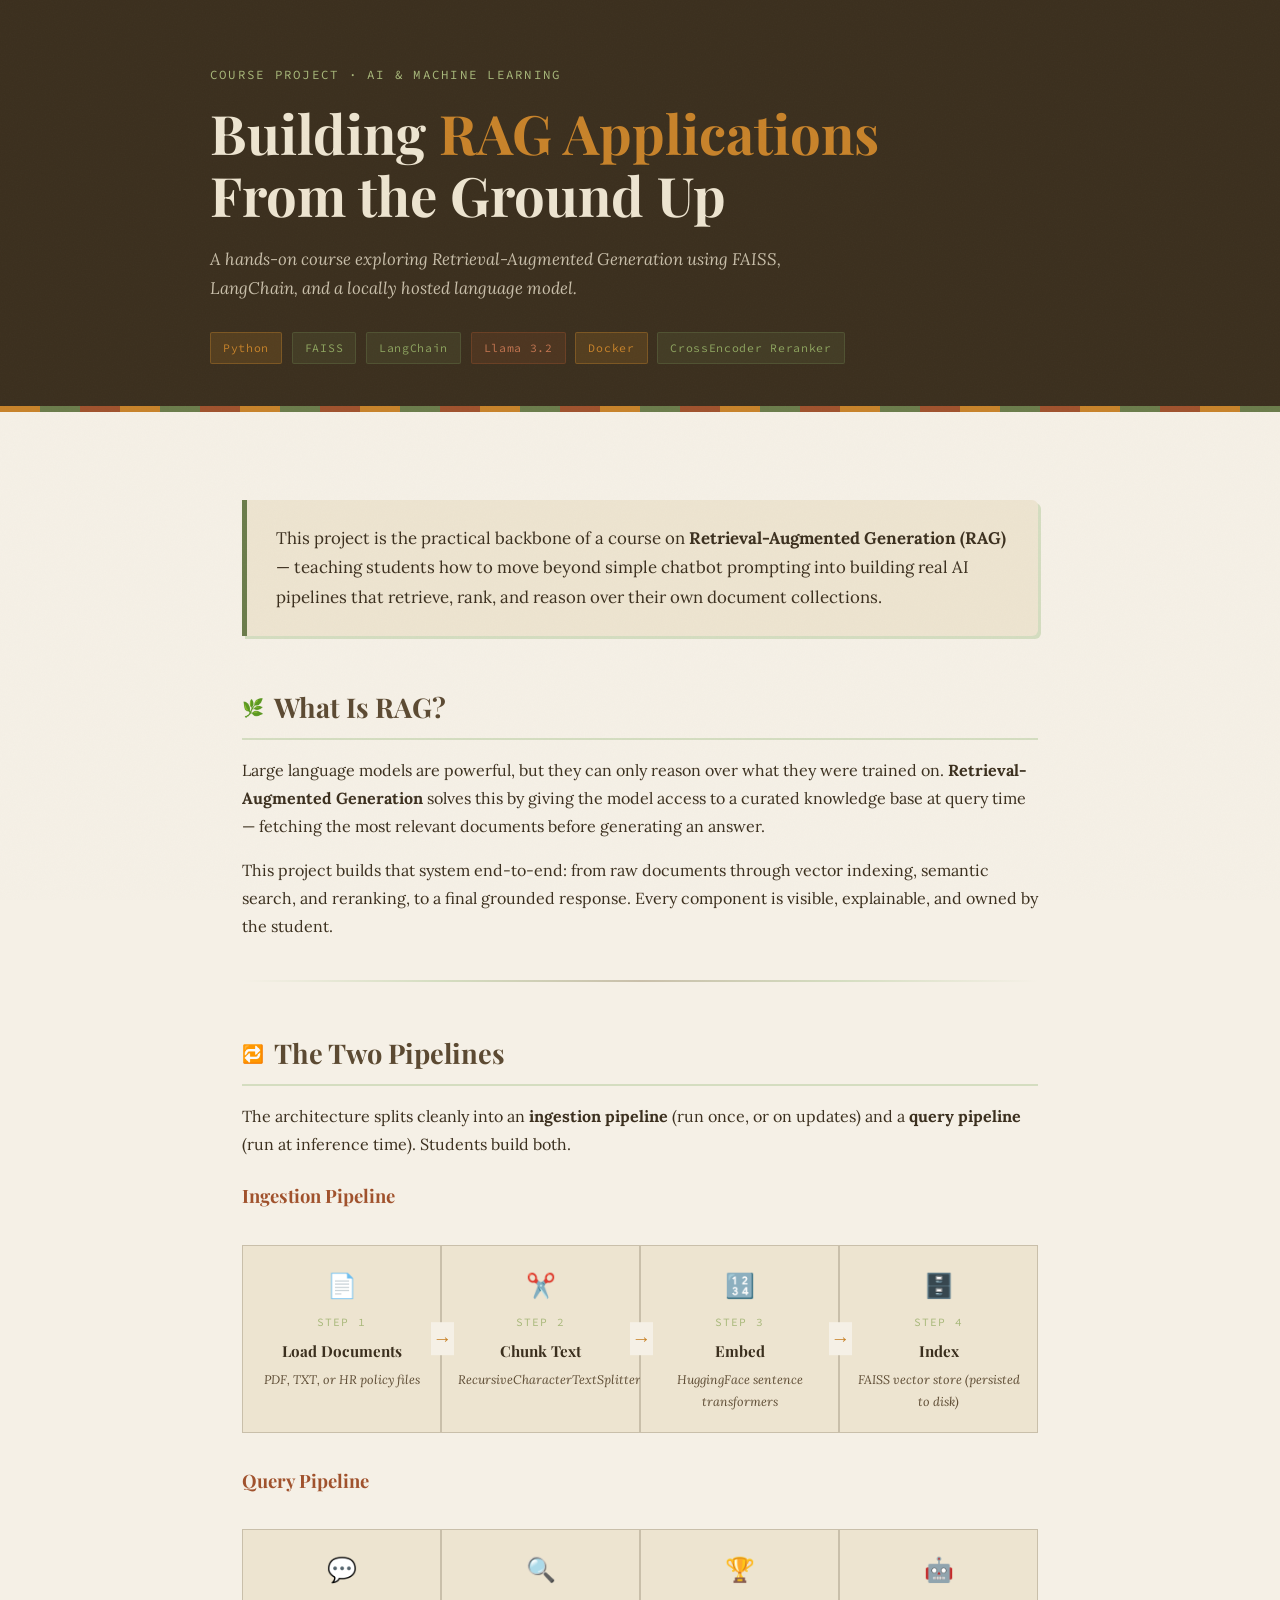
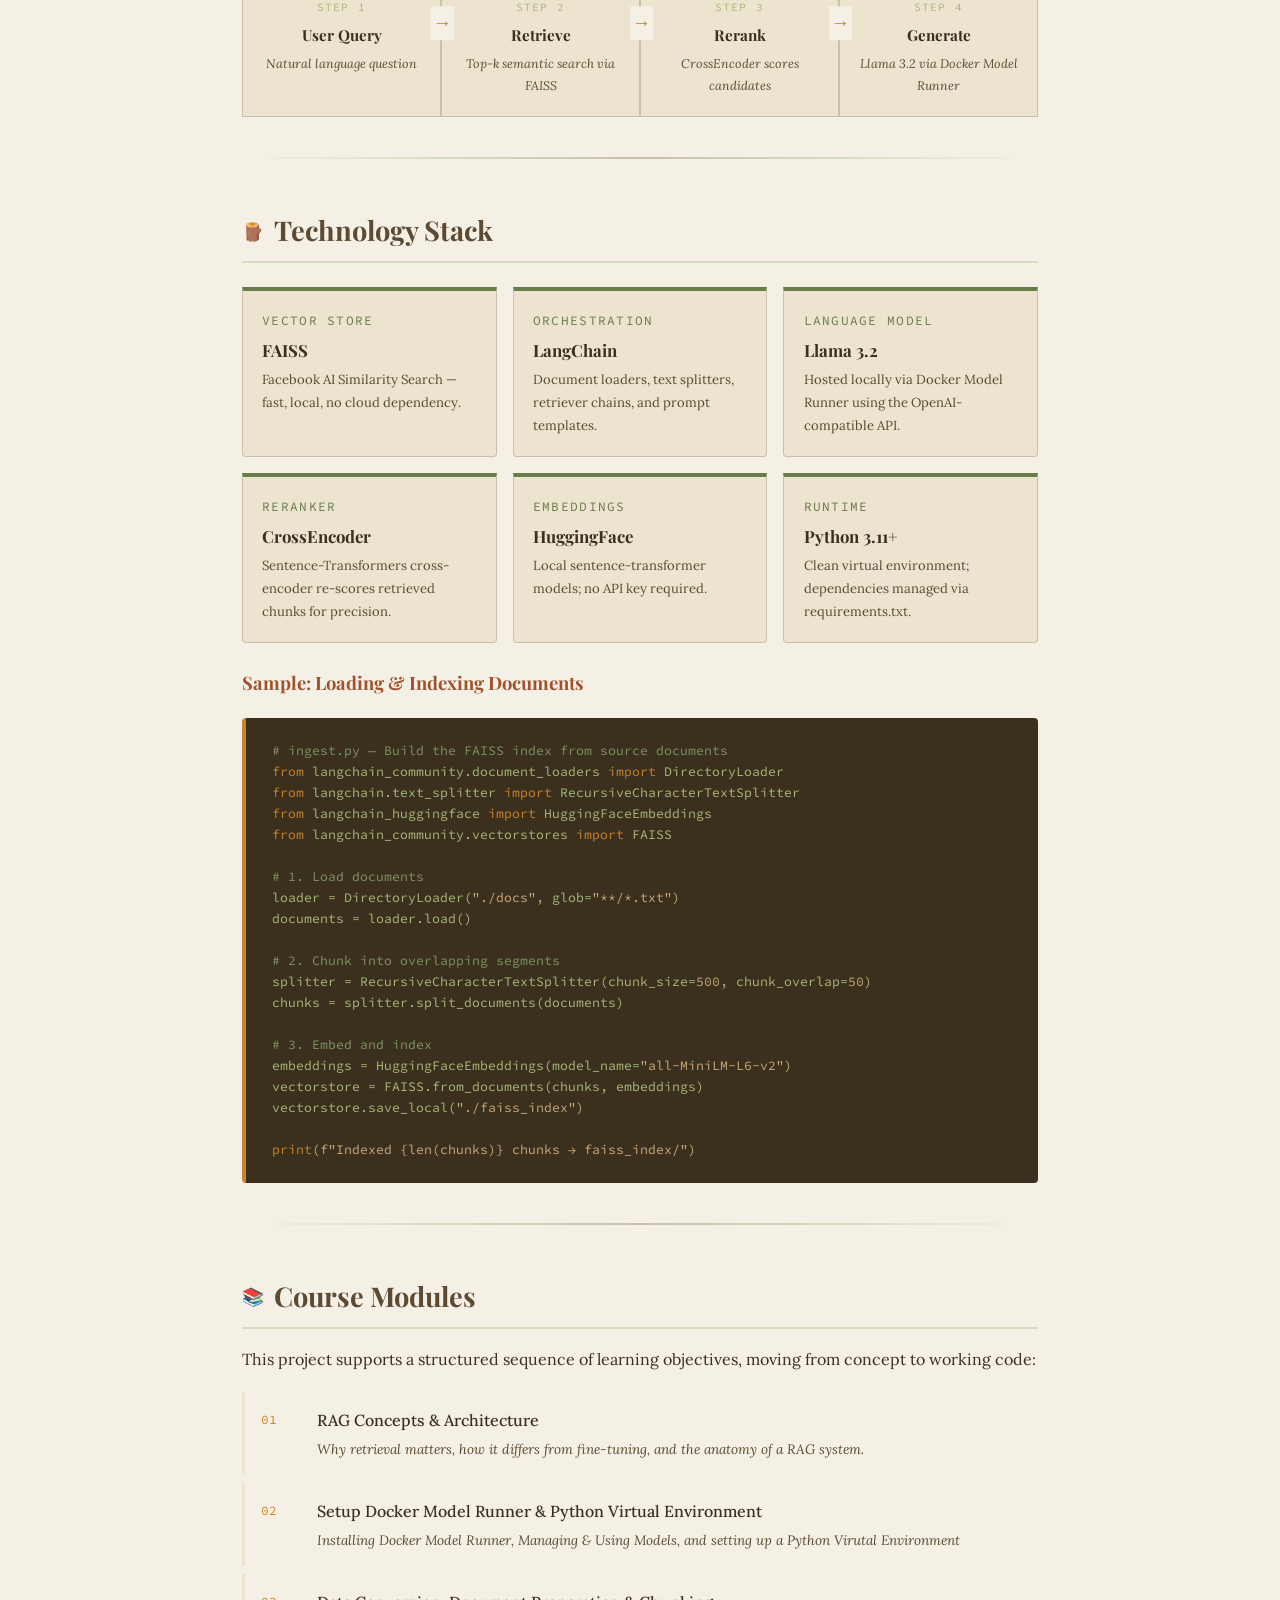
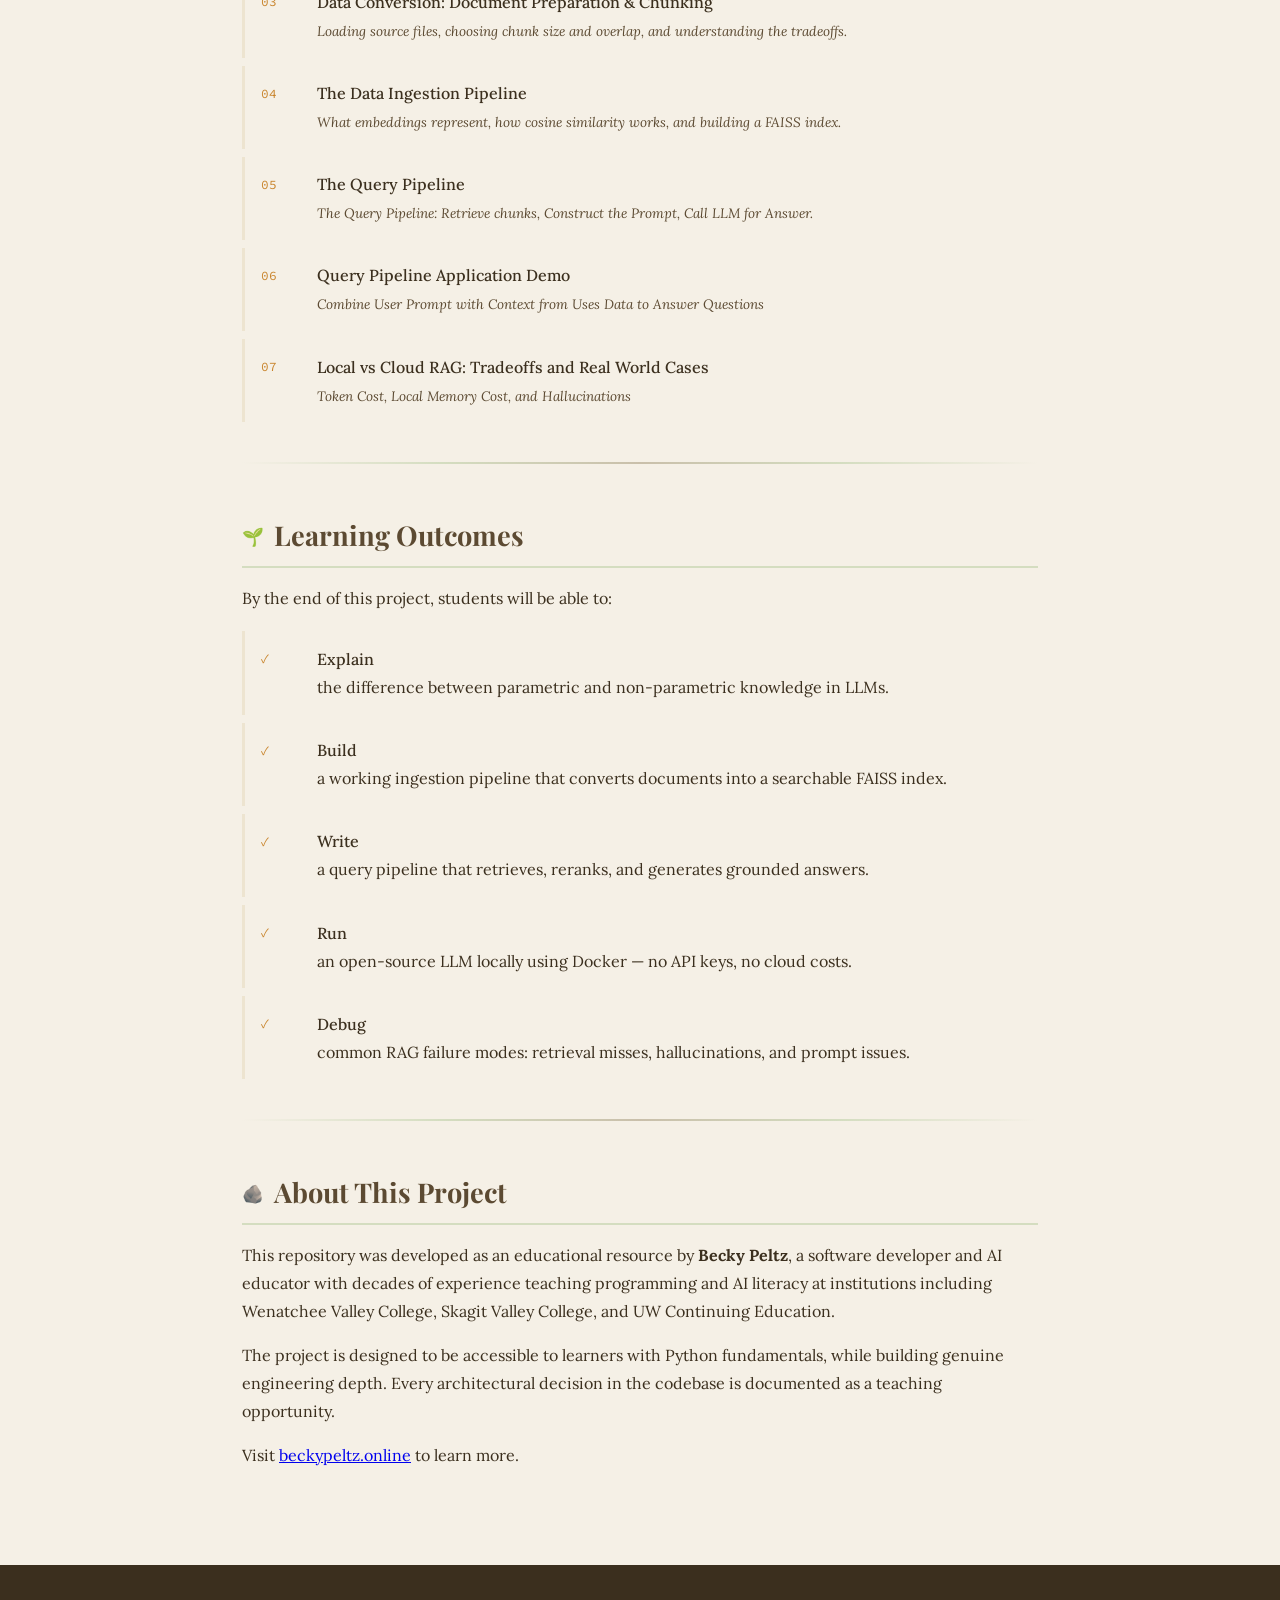
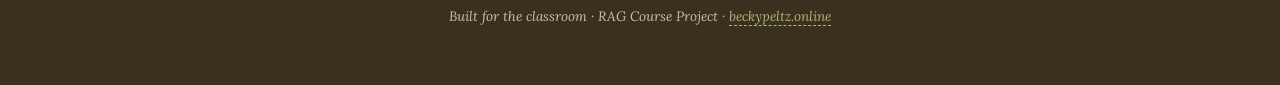
<file: index.html>
<!DOCTYPE html>
<html lang="en">

<head>
  <meta charset="UTF-8" />
  <meta name="viewport" content="width=device-width, initial-scale=1.0" />
  <title>Building RAG Applications — A Course Project</title>
  <link rel="preconnect" href="https://fonts.googleapis.com">
  <link
    href="https://fonts.googleapis.com/css2?family=Playfair+Display:wght@400;700&family=Source+Code+Pro:wght@400;600&family=Lora:ital,wght@0,400;0,500;1,400&display=swap"
    rel="stylesheet">
  <style>
    :root {
      --bark: #3b2f1e;
      --soil: #5c4a32;
      --moss: #6b7c4b;
      --fern: #8fa660;
      --sage: #a8b87a;
      --cream: #f5f0e6;
      --parchment: #ede4d0;
      --stone: #c9bfaa;
      --rust: #a0522d;
      --amber: #c8832a;
      --light-moss: #d4ddc0;
    }

    *,
    *::before,
    *::after {
      box-sizing: border-box;
      margin: 0;
      padding: 0;
    }

    body {
      background-color: var(--cream);
      color: var(--bark);
      font-family: 'Lora', Georgia, serif;
      line-height: 1.75;
      overflow-x: hidden;
    }

    /* ── Grain overlay ── */
    body::before {
      content: '';
      position: fixed;
      inset: 0;
      background-image: url("data:image/svg+xml,%3Csvg xmlns='http://www.w3.org/2000/svg' width='300' height='300'%3E%3Cfilter id='n'%3E%3CfeTurbulence type='fractalNoise' baseFrequency='0.75' numOctaves='4' stitchTiles='stitch'/%3E%3C/filter%3E%3Crect width='300' height='300' filter='url(%23n)' opacity='0.06'/%3E%3C/svg%3E");
      pointer-events: none;
      z-index: 999;
      opacity: 0.4;
    }

    /* ── Header ── */
    header {
      background: var(--bark);
      color: var(--cream);
      padding: 4rem 2rem 3rem;
      position: relative;
      overflow: hidden;
    }

    header::after {
      content: '';
      position: absolute;
      bottom: 0;
      left: 0;
      right: 0;
      height: 6px;
      background: repeating-linear-gradient(90deg, var(--amber) 0, var(--amber) 40px, var(--moss) 40px, var(--moss) 80px, var(--rust) 80px, var(--rust) 120px);
    }

    .header-inner {
      max-width: 860px;
      margin: 0 auto;
    }

    .eyebrow {
      font-family: 'Source Code Pro', monospace;
      font-size: 0.78rem;
      letter-spacing: 0.18em;
      text-transform: uppercase;
      color: var(--sage);
      margin-bottom: 1rem;
      opacity: 0;
      animation: fadeUp 0.6s ease forwards 0.1s;
    }

    h1 {
      font-family: 'Playfair Display', Georgia, serif;
      font-size: clamp(2rem, 5vw, 3.4rem);
      font-weight: 700;
      line-height: 1.15;
      color: var(--parchment);
      opacity: 0;
      animation: fadeUp 0.6s ease forwards 0.25s;
    }

    h1 span {
      color: var(--amber);
    }

    .subtitle {
      margin-top: 1.1rem;
      font-size: 1.05rem;
      color: var(--stone);
      max-width: 620px;
      font-style: italic;
      opacity: 0;
      animation: fadeUp 0.6s ease forwards 0.4s;
    }

    .badges {
      display: flex;
      flex-wrap: wrap;
      gap: 0.6rem;
      margin-top: 1.8rem;
      opacity: 0;
      animation: fadeUp 0.6s ease forwards 0.55s;
    }

    .badge {
      font-family: 'Source Code Pro', monospace;
      font-size: 0.72rem;
      padding: 0.3rem 0.75rem;
      border-radius: 2px;
      letter-spacing: 0.06em;
    }

    .badge-amber {
      background: rgba(200, 131, 42, 0.18);
      color: var(--amber);
      border: 1px solid rgba(200, 131, 42, 0.35);
    }

    .badge-moss {
      background: rgba(107, 124, 75, 0.18);
      color: var(--fern);
      border: 1px solid rgba(107, 124, 75, 0.35);
    }

    .badge-rust {
      background: rgba(160, 82, 45, 0.18);
      color: #c47550;
      border: 1px solid rgba(160, 82, 45, 0.35);
    }

    /* ── Main layout ── */
    main {
      max-width: 860px;
      margin: 0 auto;
      padding: 3.5rem 2rem 5rem;
    }

    /* ── Section headings ── */
    h2 {
      font-family: 'Playfair Display', serif;
      font-size: 1.7rem;
      color: var(--soil);
      margin-bottom: 1rem;
      margin-top: 3rem;
      padding-bottom: 0.4rem;
      border-bottom: 2px solid var(--light-moss);
      display: flex;
      align-items: center;
      gap: 0.6rem;
    }

    h2 .icon {
      font-size: 1.1rem;
    }

    h3 {
      font-family: 'Playfair Display', serif;
      font-size: 1.15rem;
      color: var(--rust);
      margin: 1.4rem 0 0.5rem;
    }

    p {
      margin-bottom: 1rem;
    }

    /* ── Intro card ── */
    .intro-card {
      background: var(--parchment);
      border-left: 5px solid var(--moss);
      border-radius: 0 6px 6px 0;
      padding: 1.5rem 1.8rem;
      margin: 2rem 0;
      box-shadow: 3px 3px 0 var(--light-moss);
    }

    .intro-card p {
      margin: 0;
      font-size: 1.05rem;
    }

    /* ── Pipeline diagram ── */
    .pipeline {
      display: grid;
      grid-template-columns: repeat(auto-fit, minmax(180px, 1fr));
      gap: 0;
      margin: 2rem 0;
      position: relative;
    }

    .pipeline-step {
      background: var(--parchment);
      border: 1.5px solid var(--stone);
      padding: 1.2rem 1rem;
      text-align: center;
      position: relative;
      transition: transform 0.2s, box-shadow 0.2s;
    }

    .pipeline-step:hover {
      transform: translateY(-3px);
      box-shadow: 0 6px 18px rgba(59, 47, 30, 0.12);
      z-index: 1;
    }

    .pipeline-step:not(:last-child)::after {
      content: '→';
      position: absolute;
      right: -14px;
      top: 50%;
      transform: translateY(-50%);
      color: var(--amber);
      font-size: 1.2rem;
      z-index: 2;
      background: var(--cream);
      padding: 0 2px;
    }

    .step-num {
      font-family: 'Source Code Pro', monospace;
      font-size: 0.7rem;
      color: var(--sage);
      letter-spacing: 0.1em;
      text-transform: uppercase;
      margin-bottom: 0.3rem;
    }

    .step-title {
      font-family: 'Playfair Display', serif;
      font-size: 0.95rem;
      color: var(--bark);
      font-weight: 700;
    }

    .step-detail {
      font-size: 0.78rem;
      color: var(--soil);
      margin-top: 0.3rem;
      font-style: italic;
    }

    .step-icon {
      font-size: 1.5rem;
      display: block;
      margin-bottom: 0.4rem;
    }

    /* ── Tech stack grid ── */
    .stack-grid {
      display: grid;
      grid-template-columns: repeat(auto-fit, minmax(200px, 1fr));
      gap: 1rem;
      margin: 1.5rem 0;
    }

    .stack-card {
      background: var(--parchment);
      border: 1.5px solid var(--stone);
      border-top: 4px solid var(--moss);
      padding: 1.1rem 1.2rem;
      border-radius: 0 0 4px 4px;
      transition: border-top-color 0.2s;
    }

    .stack-card:hover {
      border-top-color: var(--amber);
    }

    .stack-card .label {
      font-family: 'Source Code Pro', monospace;
      font-size: 0.8rem;
      color: var(--moss);
      text-transform: uppercase;
      letter-spacing: 0.1em;
      margin-bottom: 0.3rem;
    }

    .stack-card .name {
      font-family: 'Playfair Display', serif;
      font-size: 1.05rem;
      color: var(--bark);
      font-weight: 700;
    }

    .stack-card .desc {
      font-size: 0.82rem;
      color: var(--soil);
      margin-top: 0.25rem;
    }

    /* ── Module list ── */
    .module-list {
      list-style: none;
      margin: 1.2rem 0;
    }

    .module-list li {
      display: flex;
      gap: 1rem;
      padding: 0.85rem 1rem;
      border-left: 3px solid var(--parchment);
      margin-bottom: 0.5rem;
      transition: border-left-color 0.2s, background 0.2s;
      border-radius: 0 4px 4px 0;
    }

    .module-list li:hover {
      border-left-color: var(--amber);
      background: var(--parchment);
    }

    .module-num {
      font-family: 'Source Code Pro', monospace;
      font-size: 0.8rem;
      color: var(--amber);
      min-width: 2.5rem;
      padding-top: 0.15rem;
    }

    .module-text strong {
      display: block;
      font-family: 'Lora', serif;
      font-weight: 500;
      color: var(--bark);
    }

    .module-text span {
      font-size: 0.85rem;
      color: var(--soil);
      font-style: italic;
    }

    /* ── Code block ── */
    pre {
      background: var(--bark);
      color: var(--sage);
      font-family: 'Source Code Pro', monospace;
      font-size: 0.82rem;
      padding: 1.4rem 1.6rem;
      border-radius: 4px;
      overflow-x: auto;
      margin: 1.2rem 0 1.8rem;
      line-height: 1.6;
      border-left: 4px solid var(--amber);
    }

    pre .comment {
      color: #7d9460;
    }

    pre .keyword {
      color: var(--amber);
    }

    pre .string {
      color: #c8a87a;
    }

    /* ── Footer ── */
    footer {
      background: var(--bark);
      color: var(--stone);
      text-align: center;
      padding: 2.5rem 1rem;
      font-size: 0.85rem;
      font-style: italic;
    }

    footer a {
      color: var(--sage);
      text-decoration: none;
      border-bottom: 1px dashed var(--sage);
    }

    footer a:hover {
      color: var(--amber);
      border-bottom-color: var(--amber);
    }

    /* ── Divider ── */
    .divider {
      height: 2px;
      background: linear-gradient(90deg, transparent, var(--light-moss), var(--stone), var(--light-moss), transparent);
      margin: 2.5rem 0;
    }

    /* ── Animations ── */
    @keyframes fadeUp {
      from {
        opacity: 0;
        transform: translateY(14px);
      }

      to {
        opacity: 1;
        transform: translateY(0);
      }
    }

    .reveal {
      opacity: 0;
      animation: fadeUp 0.5s ease forwards;
    }

    @media (max-width: 600px) {
      .pipeline-step:not(:last-child)::after {
        display: none;
      }

      h1 {
        font-size: 1.8rem;
      }
    }
  </style>
</head>

<body>

  <header>
    <div class="header-inner">
      <p class="eyebrow">Course Project · AI &amp; Machine Learning</p>
      <h1>Building <span>RAG Applications</span><br>From the Ground Up</h1>
      <p class="subtitle">A hands-on course exploring Retrieval-Augmented Generation using FAISS, LangChain, and a
        locally hosted language model.</p>
      <div class="badges">
        <span class="badge badge-amber">Python</span>
        <span class="badge badge-moss">FAISS</span>
        <span class="badge badge-moss">LangChain</span>
        <span class="badge badge-rust">Llama 3.2</span>
        <span class="badge badge-amber">Docker</span>
        <span class="badge badge-moss">CrossEncoder Reranker</span>
      </div>
    </div>
  </header>

  <main>

    <div class="intro-card reveal" style="animation-delay:0.1s">
      <p>This project is the practical backbone of a course on <strong>Retrieval-Augmented Generation (RAG)</strong> —
        teaching students how to move beyond simple chatbot prompting into building real AI pipelines that retrieve,
        rank, and reason over their own document collections.</p>
    </div>

    <!-- WHAT IS RAG -->
    <h2 class="reveal" style="animation-delay:0.15s"><span class="icon">🌿</span> What Is RAG?</h2>
    <p class="reveal" style="animation-delay:0.2s">Large language models are powerful, but they can only reason over
      what they were trained on. <strong>Retrieval-Augmented Generation</strong> solves this by giving the model access
      to a curated knowledge base at query time — fetching the most relevant documents before generating an answer.</p>
    <p class="reveal" style="animation-delay:0.25s">This project builds that system end-to-end: from raw documents
      through vector indexing, semantic search, and reranking, to a final grounded response. Every component is visible,
      explainable, and owned by the student.</p>

    <div class="divider"></div>

    <!-- PIPELINE OVERVIEW -->
    <h2 class="reveal"><span class="icon">🔁</span> The Two Pipelines</h2>
    <p class="reveal">The architecture splits cleanly into an <strong>ingestion pipeline</strong> (run once, or on
      updates) and a <strong>query pipeline</strong> (run at inference time). Students build both.</p>

    <h3 class="reveal">Ingestion Pipeline</h3>
    <div class="pipeline reveal">
      <div class="pipeline-step">
        <span class="step-icon">📄</span>
        <div class="step-num">Step 1</div>
        <div class="step-title">Load Documents</div>
        <div class="step-detail">PDF, TXT, or HR policy files</div>
      </div>
      <div class="pipeline-step">
        <span class="step-icon">✂️</span>
        <div class="step-num">Step 2</div>
        <div class="step-title">Chunk Text</div>
        <div class="step-detail">RecursiveCharacterTextSplitter</div>
      </div>
      <div class="pipeline-step">
        <span class="step-icon">🔢</span>
        <div class="step-num">Step 3</div>
        <div class="step-title">Embed</div>
        <div class="step-detail">HuggingFace sentence transformers</div>
      </div>
      <div class="pipeline-step">
        <span class="step-icon">🗄️</span>
        <div class="step-num">Step 4</div>
        <div class="step-title">Index</div>
        <div class="step-detail">FAISS vector store (persisted to disk)</div>
      </div>
    </div>

    <h3 class="reveal">Query Pipeline</h3>
    <div class="pipeline reveal">
      <div class="pipeline-step">
        <span class="step-icon">💬</span>
        <div class="step-num">Step 1</div>
        <div class="step-title">User Query</div>
        <div class="step-detail">Natural language question</div>
      </div>
      <div class="pipeline-step">
        <span class="step-icon">🔍</span>
        <div class="step-num">Step 2</div>
        <div class="step-title">Retrieve</div>
        <div class="step-detail">Top-k semantic search via FAISS</div>
      </div>
      <div class="pipeline-step">
        <span class="step-icon">🏆</span>
        <div class="step-num">Step 3</div>
        <div class="step-title">Rerank</div>
        <div class="step-detail">CrossEncoder scores candidates</div>
      </div>
      <div class="pipeline-step">
        <span class="step-icon">🤖</span>
        <div class="step-num">Step 4</div>
        <div class="step-title">Generate</div>
        <div class="step-detail">Llama 3.2 via Docker Model Runner</div>
      </div>
    </div>

    <div class="divider"></div>

    <!-- TECH STACK -->
    <h2 class="reveal"><span class="icon">🪵</span> Technology Stack</h2>
    <div class="stack-grid reveal">
      <div class="stack-card">
        <div class="label">Vector Store</div>
        <div class="name">FAISS</div>
        <div class="desc">Facebook AI Similarity Search — fast, local, no cloud dependency.</div>
      </div>
      <div class="stack-card">
        <div class="label">Orchestration</div>
        <div class="name">LangChain</div>
        <div class="desc">Document loaders, text splitters, retriever chains, and prompt templates.</div>
      </div>
      <div class="stack-card">
        <div class="label">Language Model</div>
        <div class="name">Llama 3.2</div>
        <div class="desc">Hosted locally via Docker Model Runner using the OpenAI-compatible API.</div>
      </div>
      <div class="stack-card">
        <div class="label">Reranker</div>
        <div class="name">CrossEncoder</div>
        <div class="desc">Sentence-Transformers cross-encoder re-scores retrieved chunks for precision.</div>
      </div>
      <div class="stack-card">
        <div class="label">Embeddings</div>
        <div class="name">HuggingFace</div>
        <div class="desc">Local sentence-transformer models; no API key required.</div>
      </div>
      <div class="stack-card">
        <div class="label">Runtime</div>
        <div class="name">Python 3.11+</div>
        <div class="desc">Clean virtual environment; dependencies managed via requirements.txt.</div>
      </div>
    </div>

    <!-- CODE SAMPLE -->
    <h3 class="reveal">Sample: Loading &amp; Indexing Documents</h3>
    <pre class="reveal"><span class="comment"># ingest.py — Build the FAISS index from source documents</span>
<span class="keyword">from</span> langchain_community.document_loaders <span class="keyword">import</span> DirectoryLoader
<span class="keyword">from</span> langchain.text_splitter <span class="keyword">import</span> RecursiveCharacterTextSplitter
<span class="keyword">from</span> langchain_huggingface <span class="keyword">import</span> HuggingFaceEmbeddings
<span class="keyword">from</span> langchain_community.vectorstores <span class="keyword">import</span> FAISS

<span class="comment"># 1. Load documents</span>
loader = DirectoryLoader(<span class="string">"./docs"</span>, glob=<span class="string">"**/*.txt"</span>)
documents = loader.load()

<span class="comment"># 2. Chunk into overlapping segments</span>
splitter = RecursiveCharacterTextSplitter(chunk_size=<span class="string">500</span>, chunk_overlap=<span class="string">50</span>)
chunks = splitter.split_documents(documents)

<span class="comment"># 3. Embed and index</span>
embeddings = HuggingFaceEmbeddings(model_name=<span class="string">"all-MiniLM-L6-v2"</span>)
vectorstore = FAISS.from_documents(chunks, embeddings)
vectorstore.save_local(<span class="string">"./faiss_index"</span>)

<span class="keyword">print</span>(<span class="string">f"Indexed {len(chunks)} chunks → faiss_index/"</span>)</pre>

    <div class="divider"></div>

    <!-- COURSE MODULES -->
    <h2 class="reveal"><span class="icon">📚</span> Course Modules</h2>
    <p class="reveal">This project supports a structured sequence of learning objectives, moving from concept to working
      code:</p>

    <ul class="module-list reveal">
      <li>
        <span class="module-num">01</span>
        <div class="module-text">
          <strong>RAG Concepts &amp; Architecture</strong>
          <span>Why retrieval matters, how it differs from fine-tuning, and the anatomy of a RAG system.</span>
        </div>
      </li>
      <li>
        <span class="module-num">02</span>
        <div class="module-text">
          <strong>Setup Docker Model Runner &amp; Python Virtual Environment</strong>
          <span>Installing Docker Model Runner, Managing &amp; Using Models, and setting up a Python Virutal
            Environment</span>
        </div>
      </li>
      <li>
        <span class="module-num">03</span>
        <div class="module-text">
          <strong>Data Conversion: Document Preparation &amp; Chunking</strong>
          <span>Loading source files, choosing chunk size and overlap, and understanding the tradeoffs.</span>
        </div>
      </li>
      <li>
        <span class="module-num">04</span>
        <div class="module-text">
          <strong>The Data Ingestion Pipeline</strong>
          <span>What embeddings represent, how cosine similarity works, and building a FAISS index.</span>
        </div>
      </li>
      <!-- <li>
        <span class="module-num">05</span>
        <div class="module-text">
          <strong>The Ingestion Pipeline</strong>
          <span>End-to-end script: load → chunk → embed → persist. Running and verifying the index.</span>
        </div>
      </li> -->
      <li>
        <span class="module-num">05</span>
        <div class="module-text">
          <strong>The Query Pipeline</strong>
          <span>The Query Pipeline: Retrieve chunks, Construct the Prompt, Call LLM for Answer.</span>
        </div>
      </li>
      <!-- <li>
        <span class="module-num">06</span>
        <div class="module-text">
          <strong>Reranking with CrossEncoder</strong>
          <span>Why bi-encoder retrieval isn't always enough — and how a CrossEncoder reranker improves
            precision.</span>
        </div>
      </li> -->
      <li>
        <span class="module-num">06</span>
        <div class="module-text">
          <strong>Query Pipeline Application Demo</strong>
          <span>Combine User Prompt with Context from Uses Data to Answer Questions</span>
        </div>
      </li>
      <!-- <li>
        <span class="module-num">07</span>
        <div class="module-text">
          <strong>Running a Local LLM with Docker</strong>
          <span>Docker Model Runner setup, the OpenAI-compatible API endpoint, and connecting Python to a local
            model.</span>
        </div>
      </li> -->
      <!-- <li>
        <span class="module-num">08</span>
        <div class="module-text">
          <strong>Evaluation &amp; Debugging RAG</strong>
          <span>Diagnosing retrieval failures, inspecting retrieved chunks, and iterating on chunk strategy and
            prompts.</span>
        </div>
      </li> -->
      <li>
        <span class="module-num">07</span>
        <div class="module-text">
          <strong>Local vs Cloud RAG: Tradeoffs and Real World Cases</strong>
          <span>Token Cost, Local Memory Cost, and Hallucinations</span>
        </div>
      </li>
    </ul>

    <div class="divider"></div>

    <!-- LEARNING OUTCOMES -->
    <h2 class="reveal"><span class="icon">🌱</span> Learning Outcomes</h2>
    <p class="reveal">By the end of this project, students will be able to:</p>
    <ul class="module-list reveal">
      <li>
        <span class="module-num">✓</span>
        <div class="module-text"><strong>Explain</strong> the difference between parametric and non-parametric knowledge
          in LLMs.</div>
      </li>
      <li>
        <span class="module-num">✓</span>
        <div class="module-text"><strong>Build</strong> a working ingestion pipeline that converts documents into a
          searchable FAISS index.</div>
      </li>
      <li>
        <span class="module-num">✓</span>
        <div class="module-text"><strong>Write</strong> a query pipeline that retrieves, reranks, and generates grounded
          answers.</div>
      </li>
      <li>
        <span class="module-num">✓</span>
        <div class="module-text"><strong>Run</strong> an open-source LLM locally using Docker — no API keys, no cloud
          costs.</div>
      </li>
      <li>
        <span class="module-num">✓</span>
        <div class="module-text"><strong>Debug</strong> common RAG failure modes: retrieval misses, hallucinations, and
          prompt issues.</div>
      </li>
    </ul>

    <div class="divider"></div>

    <!-- ABOUT -->
    <h2 class="reveal"><span class="icon">🪨</span> About This Project</h2>
    <p class="reveal">This repository was developed as an educational resource by <strong>Becky Peltz</strong>, a
      software developer and AI educator with decades of experience teaching programming and AI literacy at institutions
      including Wenatchee Valley College, Skagit Valley College, and UW Continuing Education.</p>
    <p class="reveal">The project is designed to be accessible to learners with Python fundamentals, while building
      genuine engineering depth. Every architectural decision in the codebase is documented as a teaching opportunity.
    </p>
    <p class="reveal">Visit <a href="https://beckypeltz.online" target="_blank" rel="noopener">beckypeltz.online</a> to
      learn more.</p>

  </main>

  <footer>
    <p>Built for the classroom · RAG Course Project · <a href="https://beckypeltz.online"
        target="_blank">beckypeltz.online</a></p>
  </footer>

</body>

</html>
</file>
